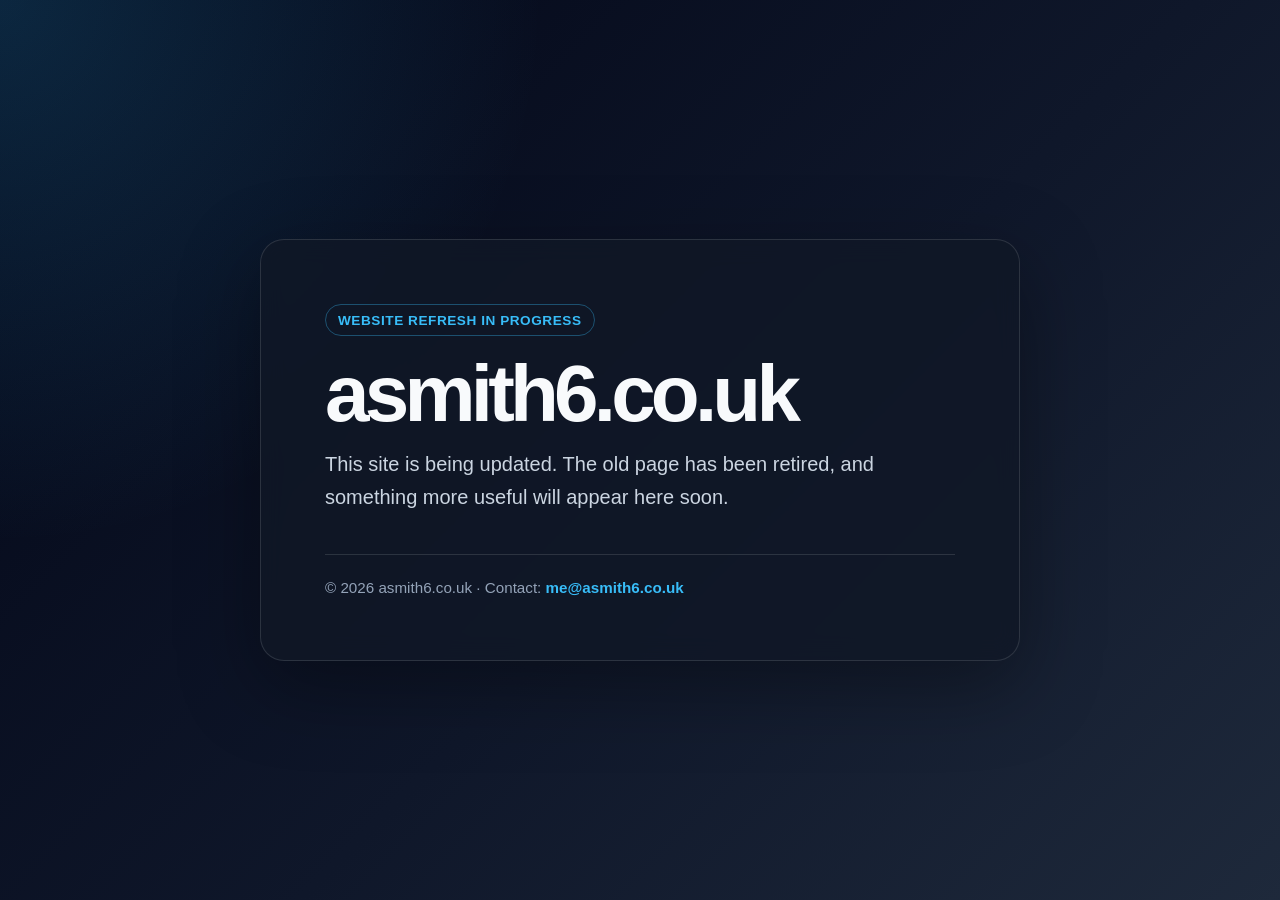
<file: index.html>
<!DOCTYPE html>
<html lang="en-GB">
<head>
  <meta charset="UTF-8" />
  <meta name="viewport" content="width=device-width, initial-scale=1.0" />
  <meta name="description" content="asmith6.co.uk is being refreshed and will be updated soon." />
  <title>asmith6.co.uk</title>
  <style>
    :root {
      --bg: #0f172a;
      --card: #111827;
      --text: #f8fafc;
      --muted: #cbd5e1;
      --accent: #38bdf8;
      --border: rgba(255, 255, 255, 0.12);
    }

    * {
      box-sizing: border-box;
    }

    body {
      margin: 0;
      min-height: 100vh;
      font-family: Arial, Helvetica, sans-serif;
      background:
        radial-gradient(circle at top left, rgba(56, 189, 248, 0.18), transparent 34rem),
        linear-gradient(135deg, #020617 0%, var(--bg) 55%, #1e293b 100%);
      color: var(--text);
      display: flex;
      align-items: center;
      justify-content: center;
      padding: 2rem;
    }

    main {
      width: 100%;
      max-width: 760px;
      background: rgba(17, 24, 39, 0.82);
      border: 1px solid var(--border);
      border-radius: 24px;
      padding: clamp(2rem, 6vw, 4rem);
      box-shadow: 0 24px 80px rgba(0, 0, 0, 0.35);
      backdrop-filter: blur(12px);
    }

    .label {
      display: inline-block;
      margin-bottom: 1.25rem;
      padding: 0.45rem 0.75rem;
      border: 1px solid rgba(56, 189, 248, 0.35);
      border-radius: 999px;
      color: var(--accent);
      font-size: 0.85rem;
      font-weight: 700;
      letter-spacing: 0.04em;
      text-transform: uppercase;
    }

    h1 {
      margin: 0 0 1rem;
      font-size: clamp(2.5rem, 8vw, 5rem);
      line-height: 0.95;
      letter-spacing: -0.06em;
    }

    p {
      margin: 0;
      max-width: 36rem;
      color: var(--muted);
      font-size: clamp(1.05rem, 2vw, 1.25rem);
      line-height: 1.65;
    }

    .footer {
      margin-top: 2.5rem;
      padding-top: 1.5rem;
      border-top: 1px solid var(--border);
      color: #94a3b8;
      font-size: 0.95rem;
    }

    a {
      color: var(--accent);
      text-decoration: none;
      font-weight: 700;
    }

    a:hover,
    a:focus {
      text-decoration: underline;
    }
  </style>
</head>
<body>
  <main>
    <div class="label">Website refresh in progress</div>
    <h1>asmith6.co.uk</h1>
    <p>
      This site is being updated. The old page has been retired, and something more useful will appear here soon.
    </p>
    <div class="footer">
      &copy; 2026 asmith6.co.uk &middot; Contact: <a href="mailto:me@asmith6.co.uk">me@asmith6.co.uk</a>
    </div>
  </main>
</body>
</html>
</file>
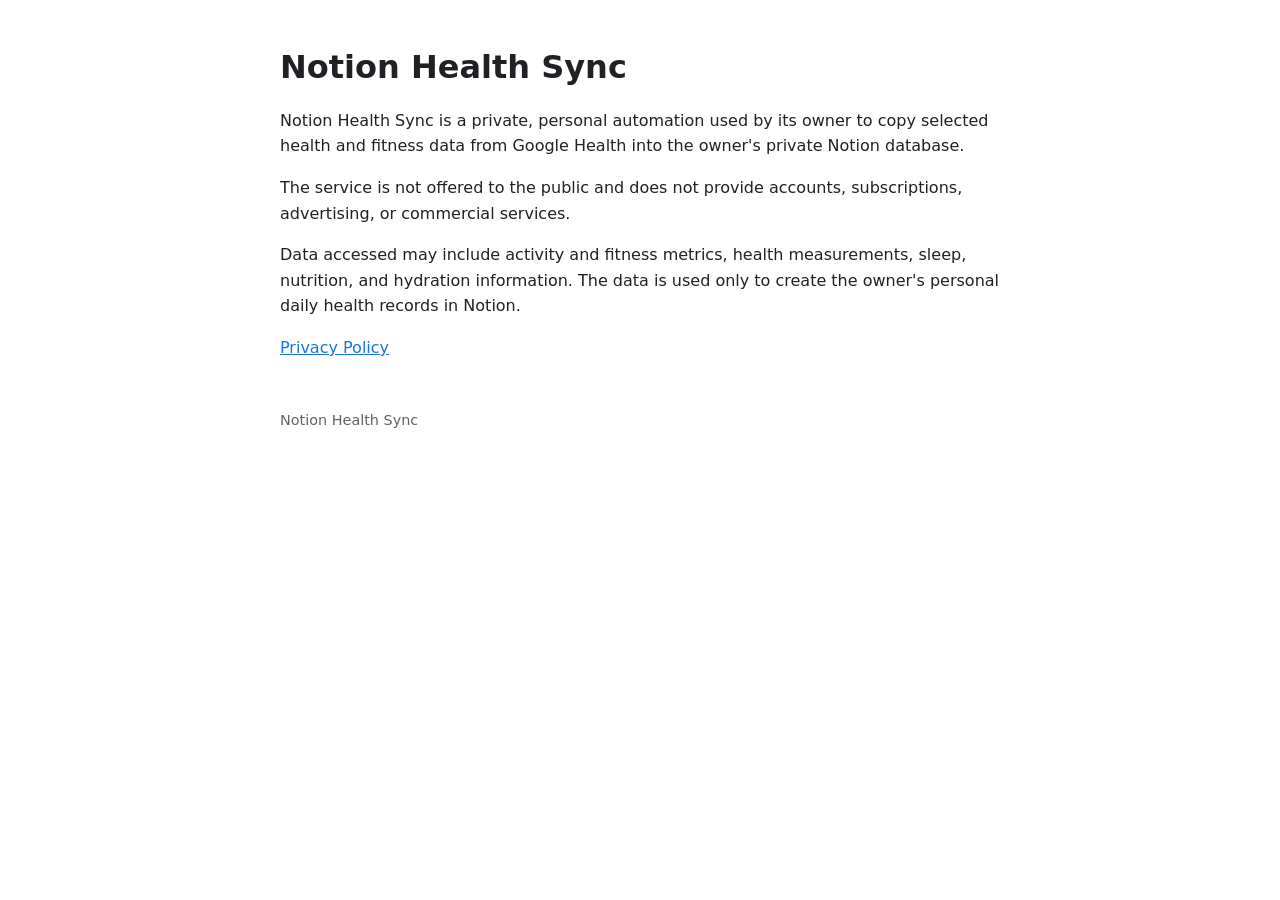
<file: notion-health/notion-health-index.html>
<!doctype html>
<html lang="en">
<head>
  <meta charset="utf-8">
  <meta name="viewport" content="width=device-width, initial-scale=1">
  <title>Notion Health Sync</title>
  <meta name="description" content="Notion Health Sync is a private personal automation that copies selected Google Health data into the owner's private Notion database.">
  <style>
    body { font-family: system-ui, -apple-system, BlinkMacSystemFont, "Segoe UI", sans-serif; max-width: 720px; margin: 48px auto; padding: 0 20px; line-height: 1.6; color: #202124; }
    h1 { line-height: 1.2; }
    a { color: #1a73e8; }
    footer { margin-top: 48px; font-size: 0.9rem; color: #5f6368; }
  </style>
</head>
<body>
  <main>
    <h1>Notion Health Sync</h1>
    <p>
      Notion Health Sync is a private, personal automation used by its owner to copy selected
      health and fitness data from Google Health into the owner's private Notion database.
    </p>
    <p>
      The service is not offered to the public and does not provide accounts, subscriptions,
      advertising, or commercial services.
    </p>
    <p>
      Data accessed may include activity and fitness metrics, health measurements, sleep,
      nutrition, and hydration information. The data is used only to create the owner's
      personal daily health records in Notion.
    </p>
    <p>
      <a href="notion-health-privacy.html">Privacy Policy</a>
    </p>
  </main>

  <footer>
    Notion Health Sync
  </footer>
</body>
</html>
</file>
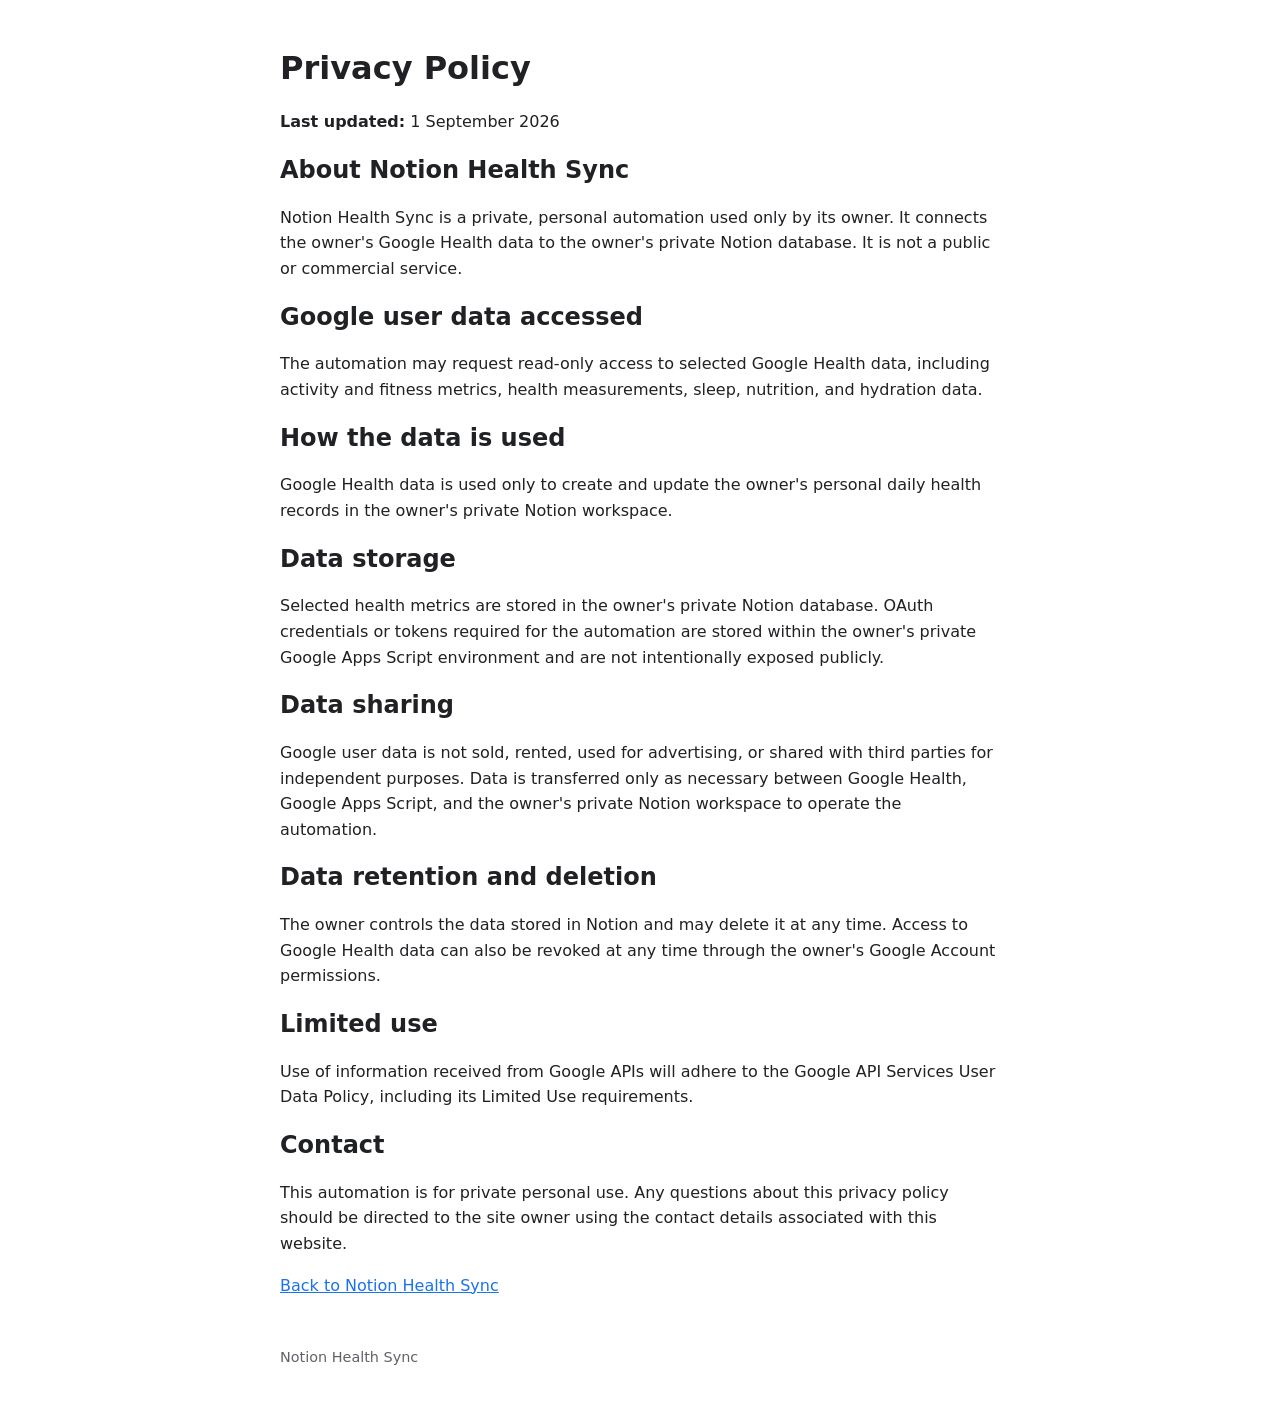
<file: notion-health/notion-health-privacy.html>
<!doctype html>
<html lang="en">
<head>
  <meta charset="utf-8">
  <meta name="viewport" content="width=device-width, initial-scale=1">
  <title>Privacy Policy - Notion Health Sync</title>
  <meta name="description" content="Privacy Policy for the private Notion Health Sync automation.">
  <style>
    body { font-family: system-ui, -apple-system, BlinkMacSystemFont, "Segoe UI", sans-serif; max-width: 720px; margin: 48px auto; padding: 0 20px; line-height: 1.6; color: #202124; }
    h1, h2 { line-height: 1.25; }
    a { color: #1a73e8; }
    footer { margin-top: 48px; font-size: 0.9rem; color: #5f6368; }
  </style>
</head>
<body>
  <main>
    <h1>Privacy Policy</h1>
    <p><strong>Last updated:</strong> 1 September 2026</p>

    <h2>About Notion Health Sync</h2>
    <p>
      Notion Health Sync is a private, personal automation used only by its owner.
      It connects the owner's Google Health data to the owner's private Notion database.
      It is not a public or commercial service.
    </p>

    <h2>Google user data accessed</h2>
    <p>
      The automation may request read-only access to selected Google Health data, including
      activity and fitness metrics, health measurements, sleep, nutrition, and hydration data.
    </p>

    <h2>How the data is used</h2>
    <p>
      Google Health data is used only to create and update the owner's personal daily health
      records in the owner's private Notion workspace.
    </p>

    <h2>Data storage</h2>
    <p>
      Selected health metrics are stored in the owner's private Notion database.
      OAuth credentials or tokens required for the automation are stored within the owner's
      private Google Apps Script environment and are not intentionally exposed publicly.
    </p>

    <h2>Data sharing</h2>
    <p>
      Google user data is not sold, rented, used for advertising, or shared with third parties
      for independent purposes. Data is transferred only as necessary between Google Health,
      Google Apps Script, and the owner's private Notion workspace to operate the automation.
    </p>

    <h2>Data retention and deletion</h2>
    <p>
      The owner controls the data stored in Notion and may delete it at any time.
      Access to Google Health data can also be revoked at any time through the owner's
      Google Account permissions.
    </p>

    <h2>Limited use</h2>
    <p>
      Use of information received from Google APIs will adhere to the Google API Services User
      Data Policy, including its Limited Use requirements.
    </p>

    <h2>Contact</h2>
    <p>
      This automation is for private personal use. Any questions about this privacy policy
      should be directed to the site owner using the contact details associated with this website.
    </p>

    <p><a href="./">Back to Notion Health Sync</a></p>
  </main>

  <footer>
    Notion Health Sync
  </footer>
</body>
</html>
</file>
